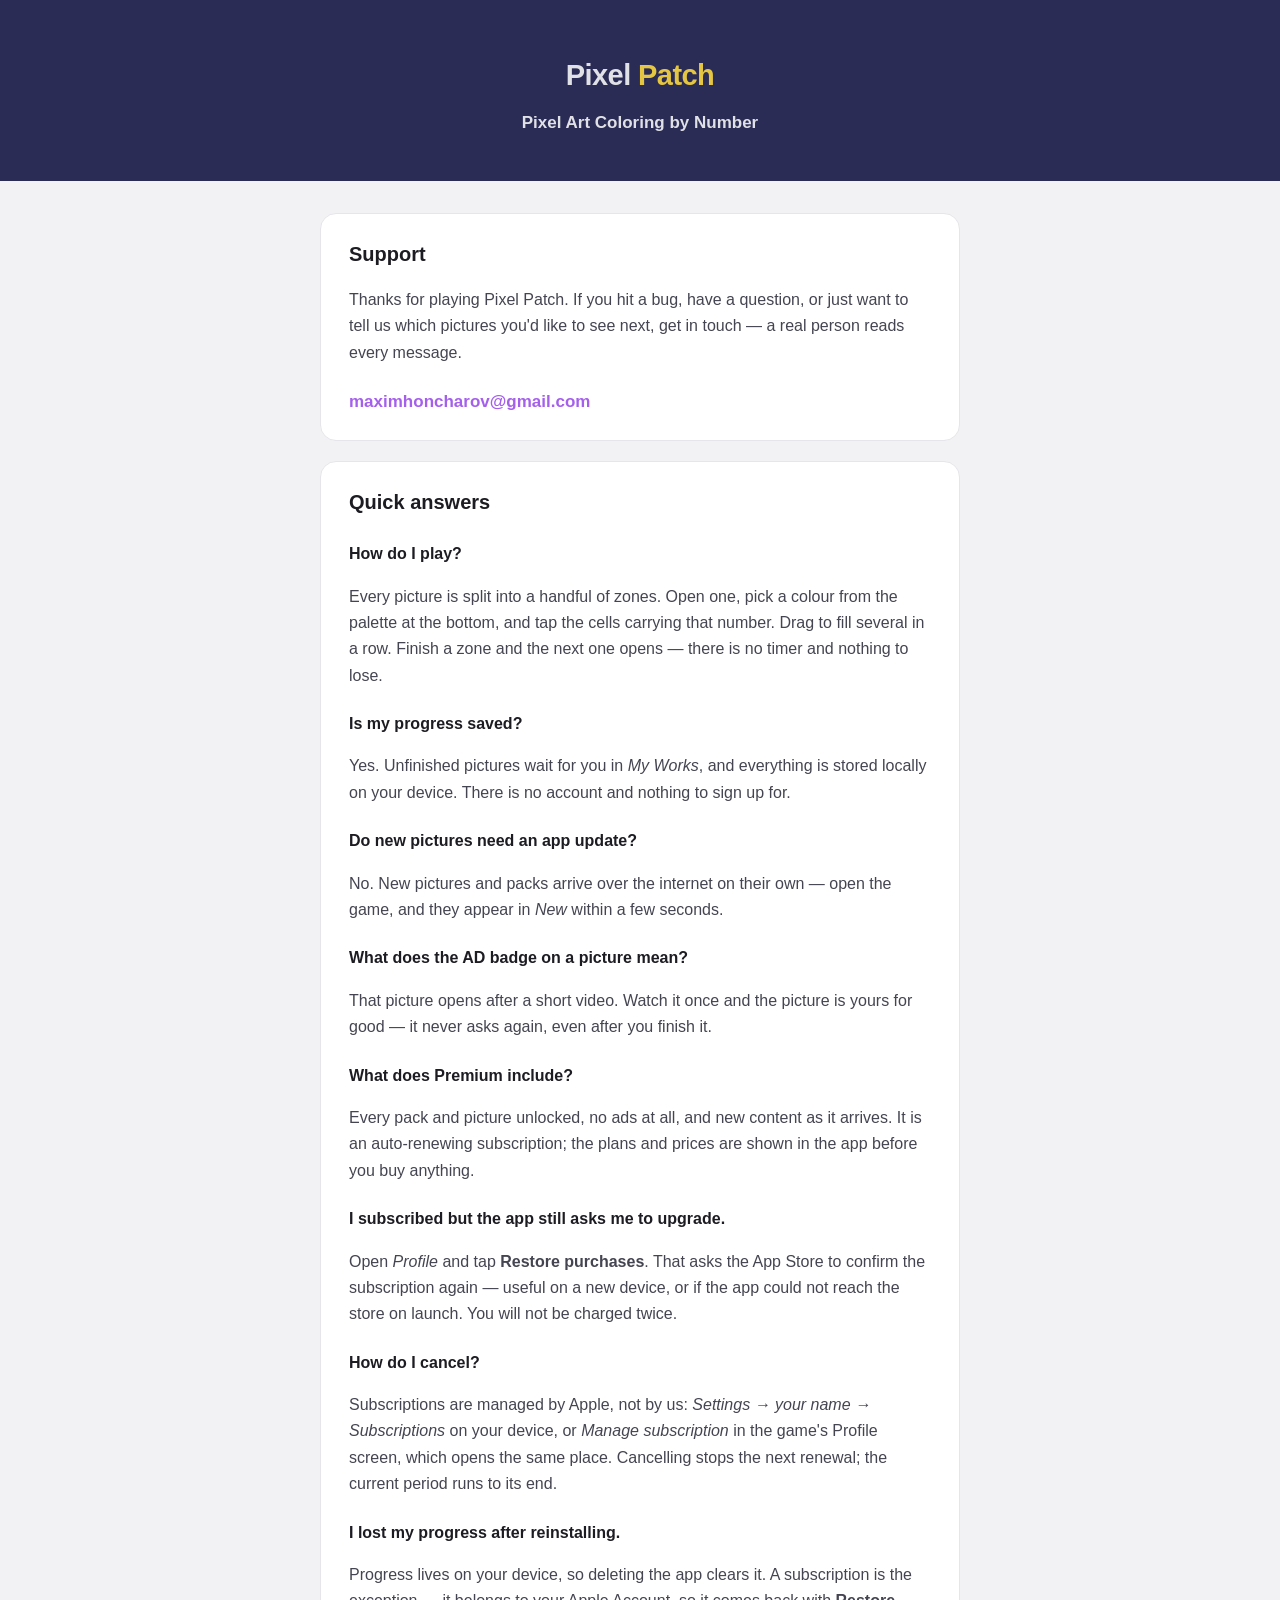
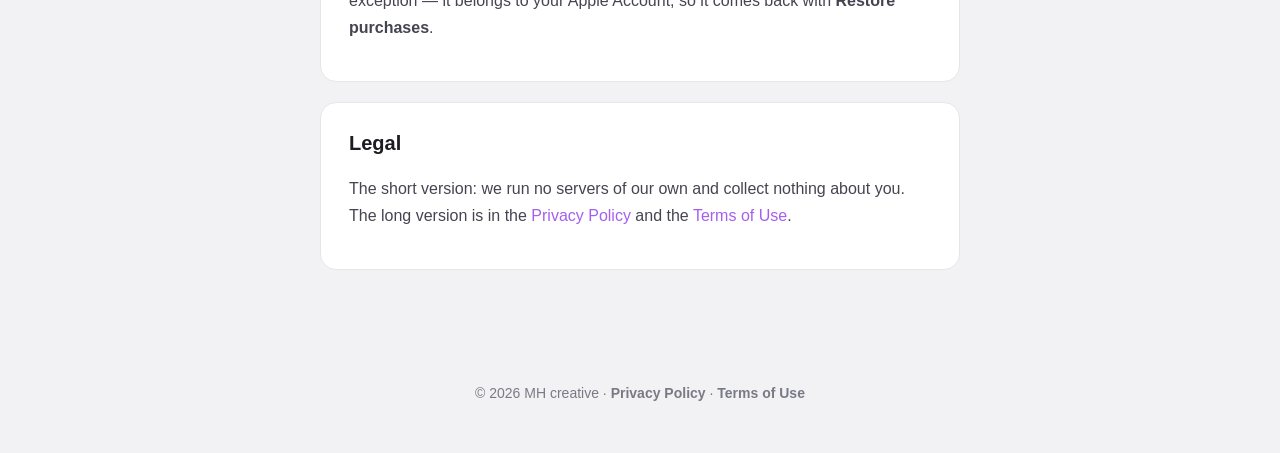
<file: index.html>
<!DOCTYPE html>
<html lang="en">
<head>
<meta charset="UTF-8">
<meta name="viewport" content="width=device-width, initial-scale=1.0">
<meta name="color-scheme" content="only light">
<title>Pixel Patch — Support</title>
<link rel="stylesheet" href="style.css">
</head>
<body>
  <header>
    <p class="logo">Pixel <em>Patch</em></p>
    <p>Pixel Art Coloring by Number</p>
  </header>
  <main>
    <div class="card">
      <h2>Support</h2>
      <p>Thanks for playing Pixel Patch. If you hit a bug, have a question, or
      just want to tell us which pictures you'd like to see next, get in touch —
      a real person reads every message.</p>
      <a class="email" href="mailto:maximhoncharov@gmail.com">maximhoncharov@gmail.com</a>
    </div>

    <div class="card">
      <h2>Quick answers</h2>

      <h3>How do I play?</h3>
      <p>Every picture is split into a handful of zones. Open one, pick a colour
      from the palette at the bottom, and tap the cells carrying that number.
      Drag to fill several in a row. Finish a zone and the next one opens — there
      is no timer and nothing to lose.</p>

      <h3>Is my progress saved?</h3>
      <p>Yes. Unfinished pictures wait for you in <em>My Works</em>, and
      everything is stored locally on your device. There is no account and
      nothing to sign up for.</p>

      <h3>Do new pictures need an app update?</h3>
      <p>No. New pictures and packs arrive over the internet on their own — open
      the game, and they appear in <em>New</em> within a few seconds.</p>

      <h3>What does the AD badge on a picture mean?</h3>
      <p>That picture opens after a short video. Watch it once and the picture is
      yours for good — it never asks again, even after you finish it.</p>

      <h3>What does Premium include?</h3>
      <p>Every pack and picture unlocked, no ads at all, and new content as it
      arrives. It is an auto-renewing subscription; the plans and prices are
      shown in the app before you buy anything.</p>

      <h3>I subscribed but the app still asks me to upgrade.</h3>
      <p>Open <em>Profile</em> and tap <strong>Restore purchases</strong>. That
      asks the App Store to confirm the subscription again — useful on a new
      device, or if the app could not reach the store on launch. You will not be
      charged twice.</p>

      <h3>How do I cancel?</h3>
      <p>Subscriptions are managed by Apple, not by us:
      <em>Settings → your name → Subscriptions</em> on your device, or
      <em>Manage subscription</em> in the game's Profile screen, which opens the
      same place. Cancelling stops the next renewal; the current period runs to
      its end.</p>

      <h3>I lost my progress after reinstalling.</h3>
      <p>Progress lives on your device, so deleting the app clears it. A
      subscription is the exception — it belongs to your Apple Account, so it
      comes back with <strong>Restore purchases</strong>.</p>
    </div>

    <div class="card">
      <h2>Legal</h2>
      <p>The short version: we run no servers of our own and collect nothing
      about you. The long version is in the
      <a href="privacy.html">Privacy Policy</a> and the
      <a href="terms.html">Terms of Use</a>.</p>
    </div>
  </main>
  <footer>
    &copy; 2026 MH creative ·
    <a href="privacy.html">Privacy Policy</a> ·
    <a href="terms.html">Terms of Use</a>
  </footer>
</body>
</html>
</file>
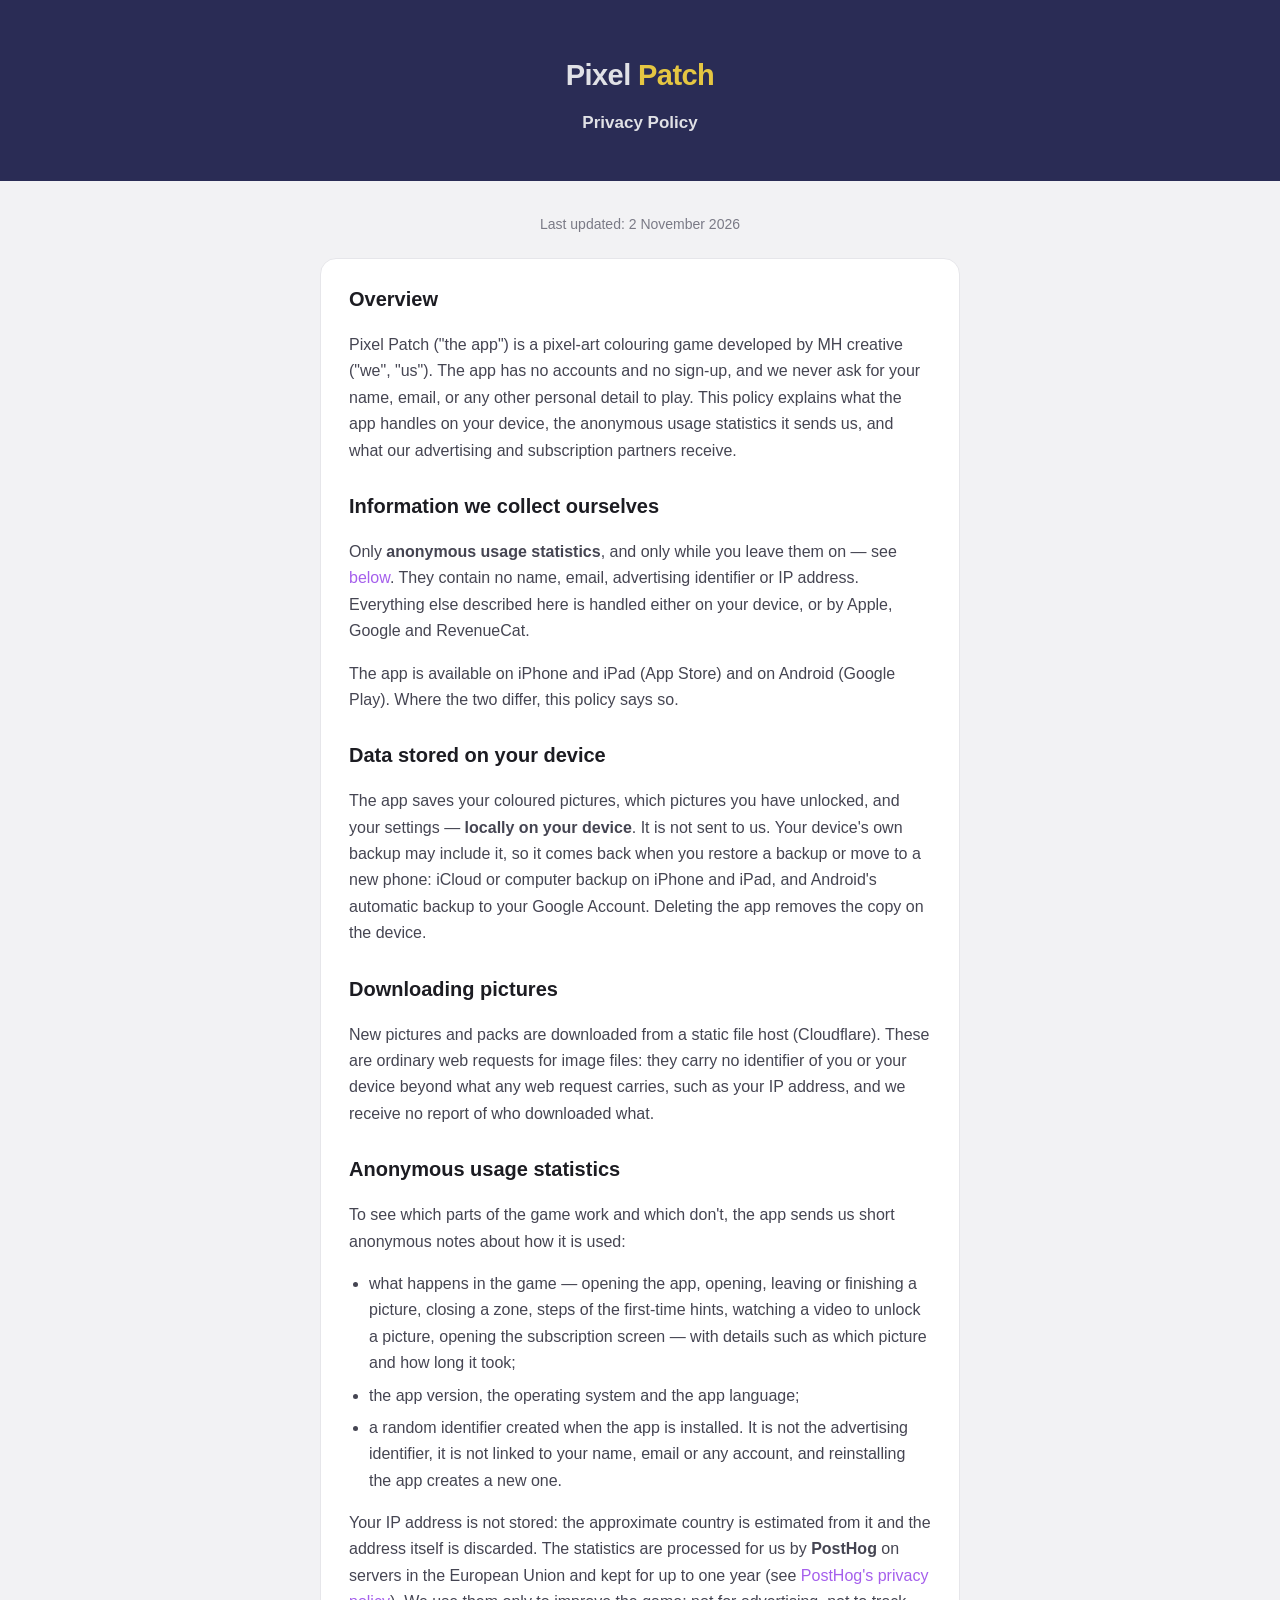
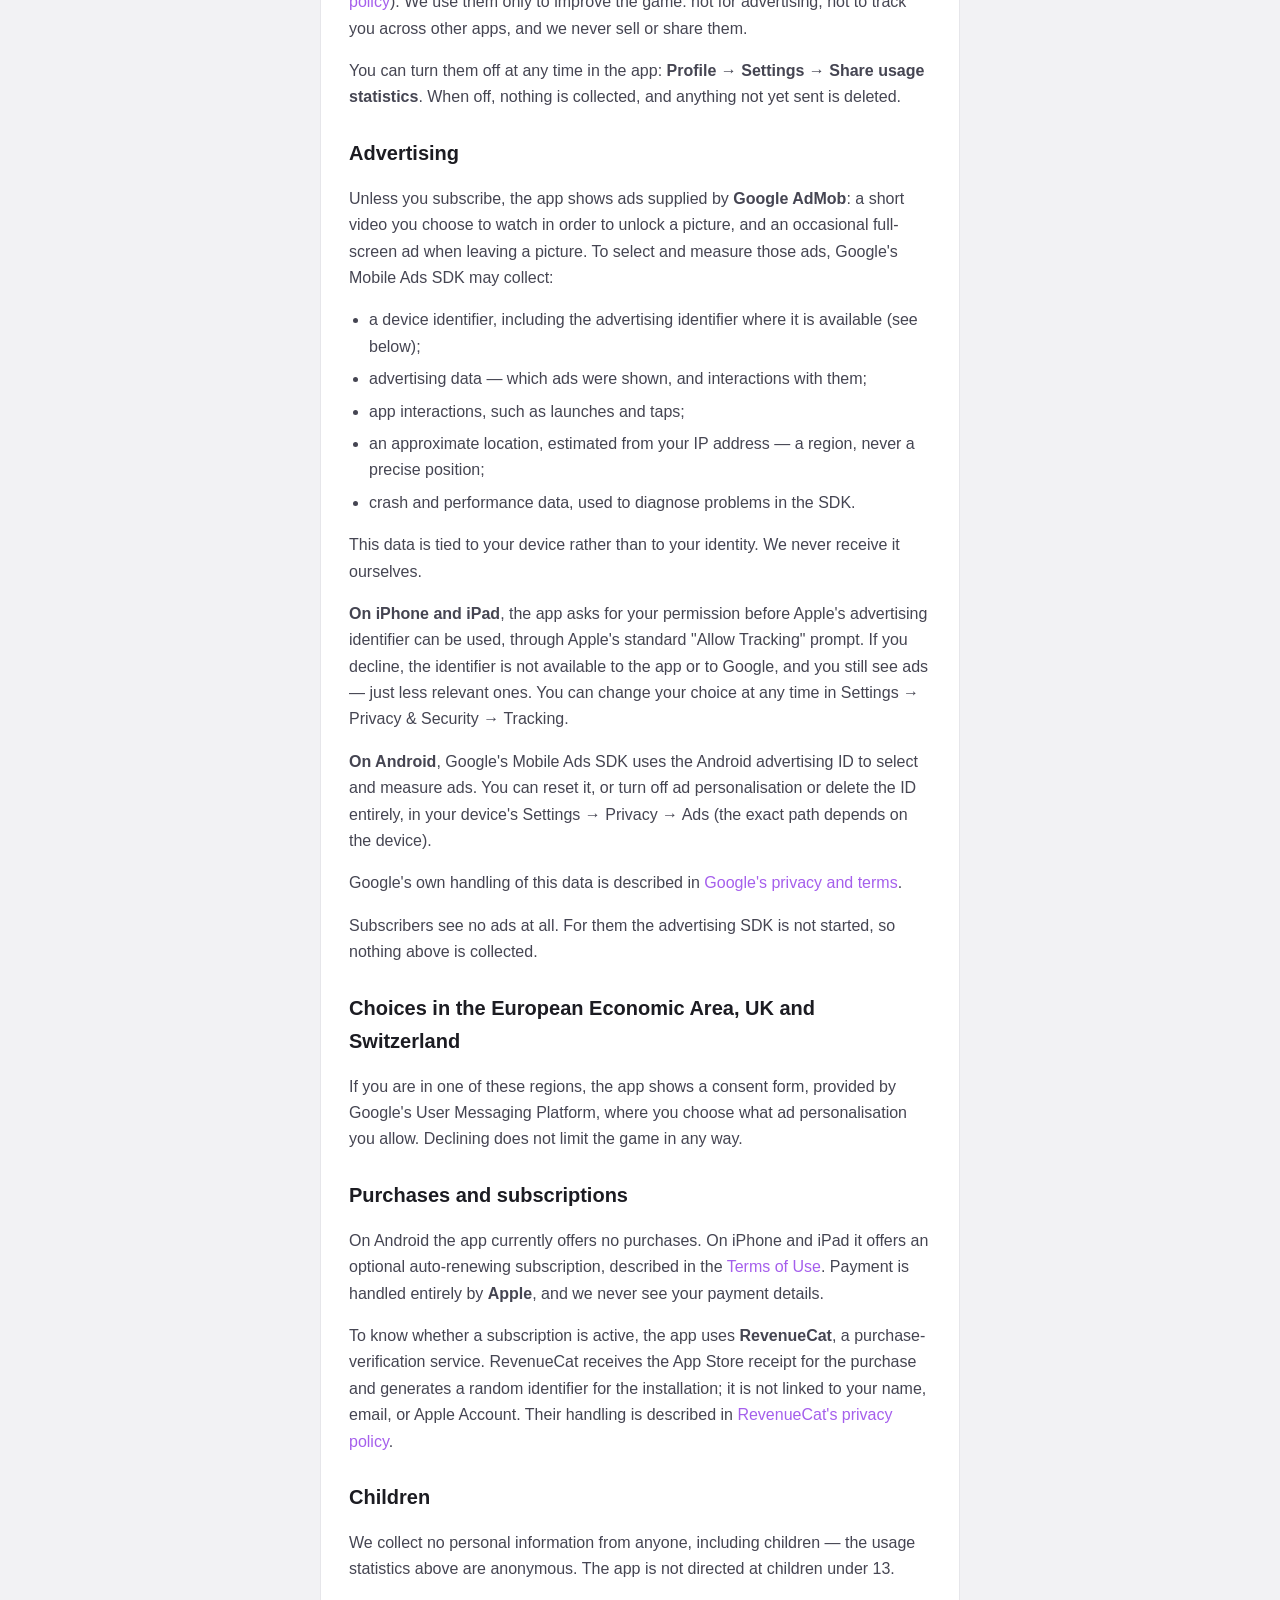
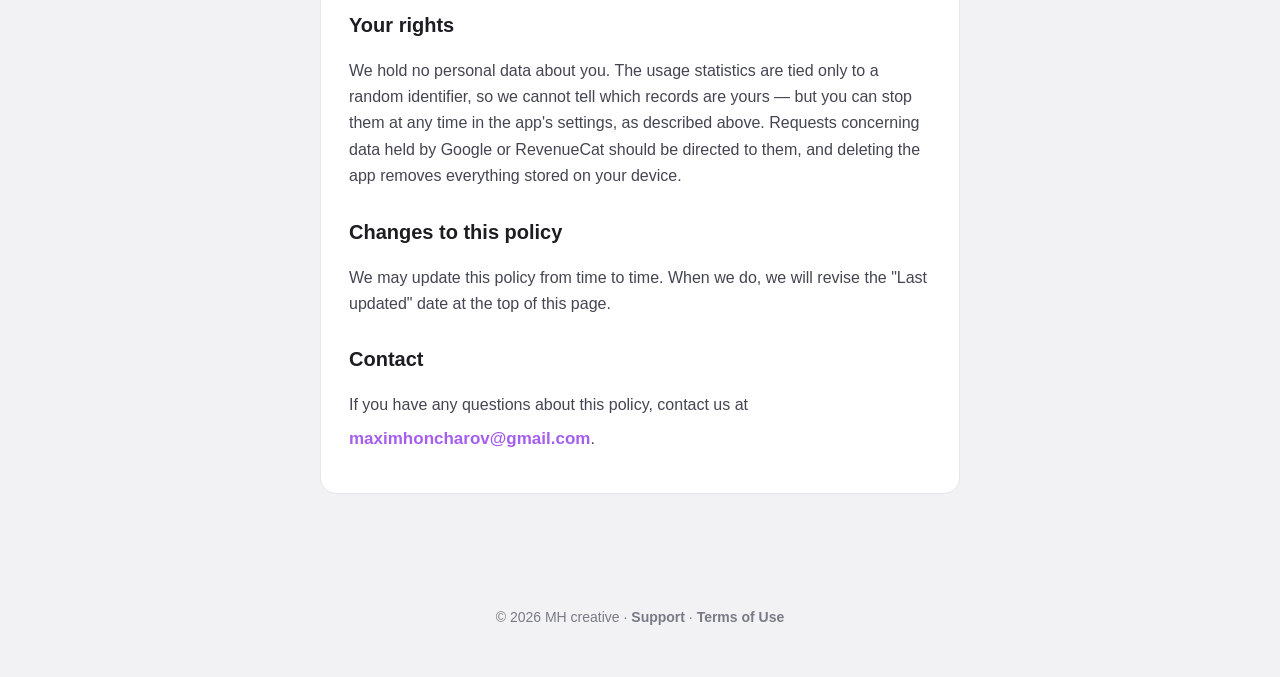
<file: privacy.html>
<!DOCTYPE html>
<html lang="en">
<head>
<meta charset="UTF-8">
<meta name="viewport" content="width=device-width, initial-scale=1.0">
<meta name="color-scheme" content="only light">
<title>Pixel Patch — Privacy Policy</title>
<link rel="stylesheet" href="style.css">
</head>
<body>
  <header>
    <p class="logo">Pixel <em>Patch</em></p>
    <h1>Privacy Policy</h1>
  </header>
  <main>
    <p class="updated">Last updated: 2 November 2026</p>
    <div class="card">
      <h2>Overview</h2>
      <p>Pixel Patch ("the app") is a pixel-art colouring game developed by
      MH creative ("we", "us"). The app has no accounts and no sign-up, and we
      never ask for your name, email, or any other personal detail to play. This
      policy explains what the app handles on your device, the anonymous usage
      statistics it sends us, and what our advertising and subscription partners
      receive.</p>

      <h2>Information we collect ourselves</h2>
      <p>Only <strong>anonymous usage statistics</strong>, and only while you
      leave them on — see <a href="#statistics">below</a>. They contain no name,
      email, advertising identifier or IP address. Everything else described here
      is handled either on your device, or by Apple, Google and RevenueCat.</p>
      <p>The app is available on iPhone and iPad (App Store) and on Android
      (Google Play). Where the two differ, this policy says so.</p>

      <h2>Data stored on your device</h2>
      <p>The app saves your coloured pictures, which pictures you have unlocked,
      and your settings — <strong>locally on your device</strong>. It is not sent
      to us. Your device's own backup may include it, so it comes back when you
      restore a backup or move to a new phone: iCloud or computer backup on
      iPhone and iPad, and Android's automatic backup to your Google Account.
      Deleting the app removes the copy on the device.</p>

      <h2>Downloading pictures</h2>
      <p>New pictures and packs are downloaded from a static file host
      (Cloudflare). These are ordinary web requests for image files: they carry
      no identifier of you or your device beyond what any web request carries,
      such as your IP address, and we receive no report of who downloaded what.</p>

      <h2 id="statistics">Anonymous usage statistics</h2>
      <p>To see which parts of the game work and which don't, the app sends us
      short anonymous notes about how it is used:</p>
      <ul>
        <li>what happens in the game — opening the app, opening, leaving or
        finishing a picture, closing a zone, steps of the first-time hints,
        watching a video to unlock a picture, opening the subscription screen —
        with details such as which picture and how long it took;</li>
        <li>the app version, the operating system and the app language;</li>
        <li>a random identifier created when the app is installed. It is not the
        advertising identifier, it is not linked to your name, email or any
        account, and reinstalling the app creates a new one.</li>
      </ul>
      <p>Your IP address is not stored: the approximate country is estimated
      from it and the address itself is discarded. The statistics are processed
      for us by <strong>PostHog</strong> on servers in the European Union and
      kept for up to one year (see
      <a href="https://posthog.com/privacy">PostHog's privacy policy</a>). We
      use them only to improve the game: not for advertising, not to track you
      across other apps, and we never sell or share them.</p>
      <p>You can turn them off at any time in the app: <strong>Profile →
      Settings → Share usage statistics</strong>. When off, nothing is collected,
      and anything not yet sent is deleted.</p>

      <h2>Advertising</h2>
      <p>Unless you subscribe, the app shows ads supplied by
      <strong>Google AdMob</strong>: a short video you choose to watch in order to
      unlock a picture, and an occasional full-screen ad when leaving a picture.
      To select and measure those ads, Google's Mobile Ads SDK may collect:</p>
      <ul>
        <li>a device identifier, including the advertising identifier where it
        is available (see below);</li>
        <li>advertising data — which ads were shown, and interactions with them;</li>
        <li>app interactions, such as launches and taps;</li>
        <li>an approximate location, estimated from your IP address — a region,
        never a precise position;</li>
        <li>crash and performance data, used to diagnose problems in the SDK.</li>
      </ul>
      <p>This data is tied to your device rather than to your identity. We never
      receive it ourselves.</p>
      <p><strong>On iPhone and iPad</strong>, the app asks for your permission
      before Apple's advertising identifier can be used, through Apple's
      standard "Allow Tracking" prompt. If you decline, the identifier is not
      available to the app or to Google, and you still see ads — just less
      relevant ones. You can change your choice at any time in Settings →
      Privacy &amp; Security → Tracking.</p>
      <p><strong>On Android</strong>, Google's Mobile Ads SDK uses the Android
      advertising ID to select and measure ads. You can reset it, or turn off
      ad personalisation or delete the ID entirely, in your device's Settings →
      Privacy → Ads (the exact path depends on the device).</p>
      <p>Google's own handling of this data is described in
      <a href="https://policies.google.com/technologies/partner-sites">Google's
      privacy and terms</a>.</p>
      <p>Subscribers see no ads at all. For them the advertising SDK is not
      started, so nothing above is collected.</p>

      <h2>Choices in the European Economic Area, UK and Switzerland</h2>
      <p>If you are in one of these regions, the app shows a consent form,
      provided by Google's User Messaging Platform, where you choose what ad
      personalisation you allow. Declining does not limit the game in any way.</p>

      <h2>Purchases and subscriptions</h2>
      <p>On Android the app currently offers no purchases. On iPhone and iPad
      it offers an optional auto-renewing subscription, described in the
      <a href="terms.html">Terms of Use</a>. Payment is handled entirely by
      <strong>Apple</strong>, and we never see your payment details.</p>
      <p>To know whether a subscription is active, the app uses
      <strong>RevenueCat</strong>, a purchase-verification service. RevenueCat
      receives the App Store receipt for the purchase and generates a random
      identifier for the installation; it is not linked to your name, email, or
      Apple Account. Their handling is described in
      <a href="https://www.revenuecat.com/privacy">RevenueCat's privacy
      policy</a>.</p>

      <h2>Children</h2>
      <p>We collect no personal information from anyone, including children —
      the usage statistics above are anonymous. The app is not directed at
      children under 13.</p>

      <h2>Your rights</h2>
      <p>We hold no personal data about you. The usage statistics are tied only
      to a random identifier, so we cannot tell which records are yours — but
      you can stop them at any time in the app's settings, as described above.
      Requests concerning data held by Google or RevenueCat should be directed to
      them, and deleting the app removes everything stored on your device.</p>

      <h2>Changes to this policy</h2>
      <p>We may update this policy from time to time. When we do, we will revise
      the "Last updated" date at the top of this page.</p>

      <h2>Contact</h2>
      <p>If you have any questions about this policy, contact us at
      <a class="email" href="mailto:maximhoncharov@gmail.com">maximhoncharov@gmail.com</a>.</p>
    </div>
  </main>
  <footer>
    &copy; 2026 MH creative ·
    <a href="index.html">Support</a> ·
    <a href="terms.html">Terms of Use</a>
  </footer>
</body>
</html>
</file>
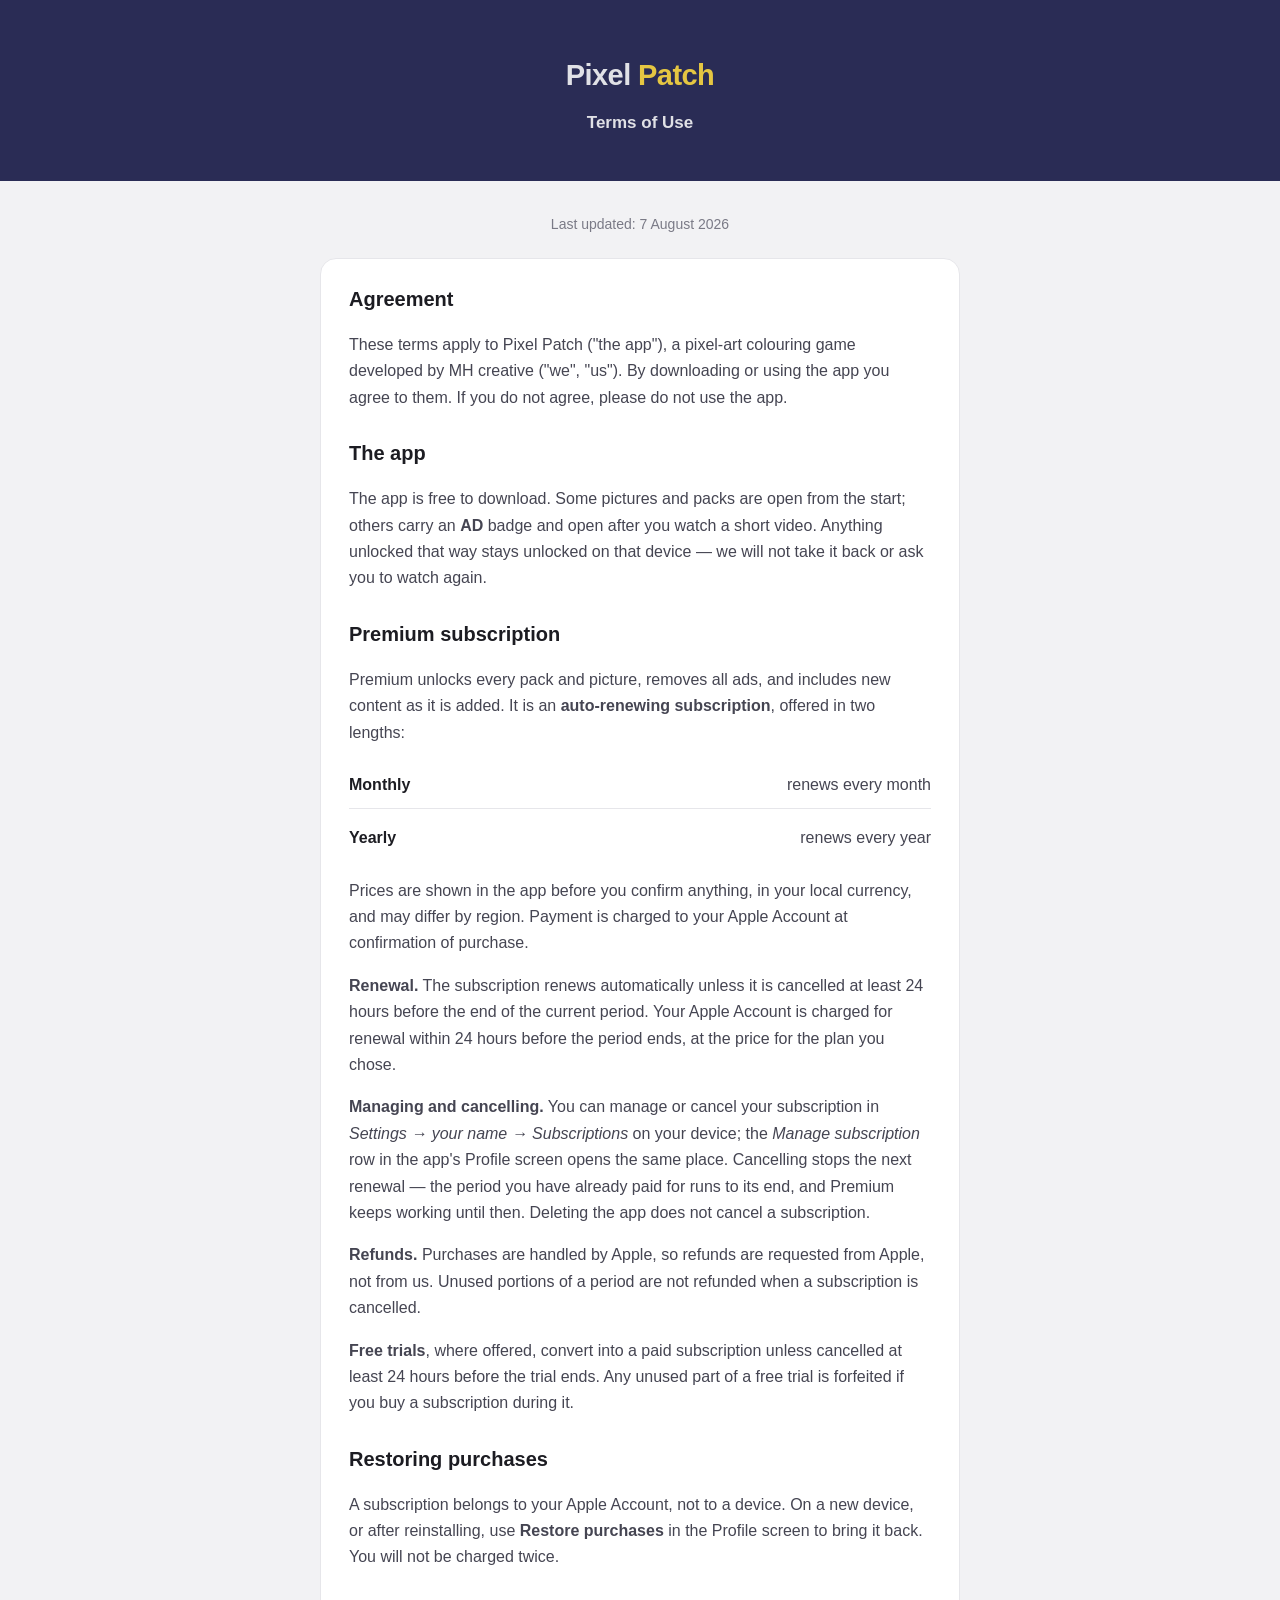
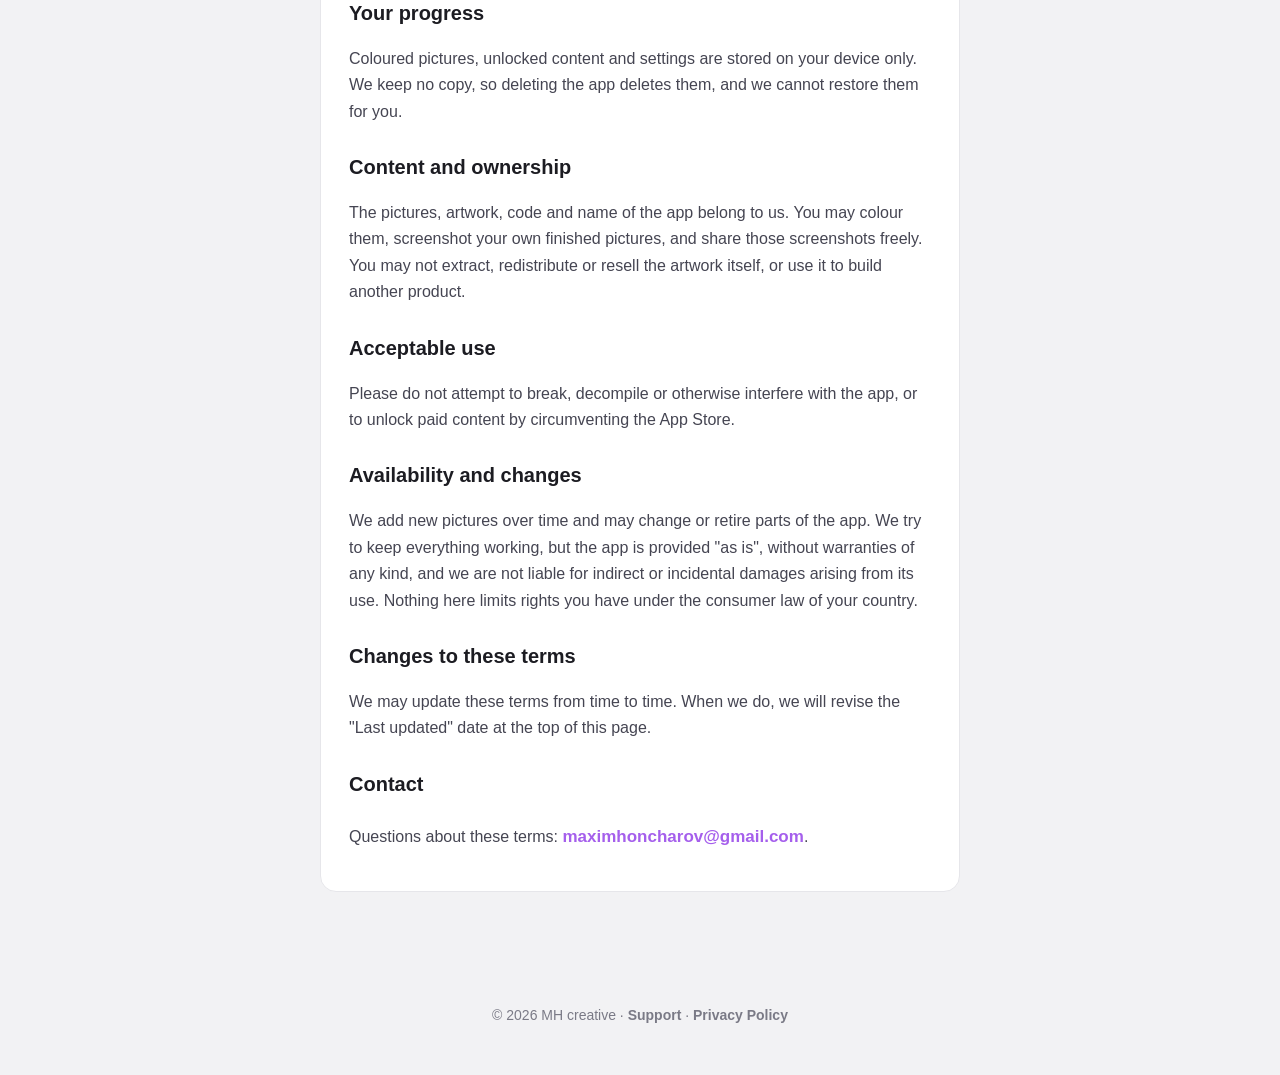
<file: terms.html>
<!DOCTYPE html>
<html lang="en">
<head>
<meta charset="UTF-8">
<meta name="viewport" content="width=device-width, initial-scale=1.0">
<meta name="color-scheme" content="only light">
<title>Pixel Patch — Terms of Use</title>
<link rel="stylesheet" href="style.css">
</head>
<body>
  <header>
    <p class="logo">Pixel <em>Patch</em></p>
    <h1>Terms of Use</h1>
  </header>
  <main>
    <p class="updated">Last updated: 7 August 2026</p>
    <div class="card">
      <h2>Agreement</h2>
      <p>These terms apply to Pixel Patch ("the app"), a pixel-art colouring game
      developed by MH creative ("we", "us"). By downloading or using the app you
      agree to them. If you do not agree, please do not use the app.</p>

      <h2>The app</h2>
      <p>The app is free to download. Some pictures and packs are open from the
      start; others carry an <strong>AD</strong> badge and open after you watch a
      short video. Anything unlocked that way stays unlocked on that device — we
      will not take it back or ask you to watch again.</p>

      <h2>Premium subscription</h2>
      <p>Premium unlocks every pack and picture, removes all ads, and includes
      new content as it is added. It is an <strong>auto-renewing
      subscription</strong>, offered in two lengths:</p>
      <ul class="plans">
        <li><b>Monthly</b><span>renews every month</span></li>
        <li><b>Yearly</b><span>renews every year</span></li>
      </ul>
      <p>Prices are shown in the app before you confirm anything, in your local
      currency, and may differ by region. Payment is charged to your Apple
      Account at confirmation of purchase.</p>
      <p><strong>Renewal.</strong> The subscription renews automatically unless
      it is cancelled at least 24 hours before the end of the current period.
      Your Apple Account is charged for renewal within 24 hours before the period
      ends, at the price for the plan you chose.</p>
      <p><strong>Managing and cancelling.</strong> You can manage or cancel your
      subscription in <em>Settings → your name → Subscriptions</em> on your
      device; the <em>Manage subscription</em> row in the app's Profile screen
      opens the same place. Cancelling stops the next renewal — the period you
      have already paid for runs to its end, and Premium keeps working until
      then. Deleting the app does not cancel a subscription.</p>
      <p><strong>Refunds.</strong> Purchases are handled by Apple, so refunds are
      requested from Apple, not from us. Unused portions of a period are not
      refunded when a subscription is cancelled.</p>
      <p><strong>Free trials</strong>, where offered, convert into a paid
      subscription unless cancelled at least 24 hours before the trial ends. Any
      unused part of a free trial is forfeited if you buy a subscription during
      it.</p>

      <h2>Restoring purchases</h2>
      <p>A subscription belongs to your Apple Account, not to a device. On a new
      device, or after reinstalling, use <strong>Restore purchases</strong> in the
      Profile screen to bring it back. You will not be charged twice.</p>

      <h2>Your progress</h2>
      <p>Coloured pictures, unlocked content and settings are stored on your
      device only. We keep no copy, so deleting the app deletes them, and we
      cannot restore them for you.</p>

      <h2>Content and ownership</h2>
      <p>The pictures, artwork, code and name of the app belong to us. You may
      colour them, screenshot your own finished pictures, and share those
      screenshots freely. You may not extract, redistribute or resell the artwork
      itself, or use it to build another product.</p>

      <h2>Acceptable use</h2>
      <p>Please do not attempt to break, decompile or otherwise interfere with
      the app, or to unlock paid content by circumventing the App Store.</p>

      <h2>Availability and changes</h2>
      <p>We add new pictures over time and may change or retire parts of the app.
      We try to keep everything working, but the app is provided "as is", without
      warranties of any kind, and we are not liable for indirect or incidental
      damages arising from its use. Nothing here limits rights you have under the
      consumer law of your country.</p>

      <h2>Changes to these terms</h2>
      <p>We may update these terms from time to time. When we do, we will revise
      the "Last updated" date at the top of this page.</p>

      <h2>Contact</h2>
      <p>Questions about these terms:
      <a class="email" href="mailto:maximhoncharov@gmail.com">maximhoncharov@gmail.com</a>.</p>
    </div>
  </main>
  <footer>
    &copy; 2026 MH creative ·
    <a href="index.html">Support</a> ·
    <a href="privacy.html">Privacy Policy</a>
  </footer>
</body>
</html>
</file>
<file: style.css>
:root{
  --navy:#2a2c55; --gold:#ffdc40; --accent:#a55fec;
  --ink:#1c1c22; --body:#454552; --muted:#7a7a86;
  --card:#ffffff; --bg:#f2f2f4; --line:#e6e6ea;
}
*{box-sizing:border-box}
body{
  margin:0; font-family:-apple-system,BlinkMacSystemFont,"Segoe UI",Roboto,Helvetica,Arial,sans-serif;
  color:var(--ink); background:var(--bg); line-height:1.65;
}
a{color:var(--accent); text-decoration:none}
a:hover{text-decoration:underline}
header{
  background:var(--navy); text-align:center; padding:52px 24px 44px;
}
header .logo{
  font-size:29px; font-weight:800; letter-spacing:-.02em; margin:0; color:#fafafa;
}
header .logo em{font-style:normal; color:var(--gold)}
header p, header h1{
  margin:9px 0 0; font-size:17px; font-weight:600; color:#fafafa; opacity:.88;
}
main{max-width:680px; margin:0 auto; padding:32px 20px 64px}
.card{
  background:var(--card); border:1px solid var(--line); border-radius:16px;
  padding:24px 28px; margin:0 0 20px;
}
.updated{color:var(--muted); font-size:14px; margin:0 0 22px; text-align:center}
h2{font-size:20px; margin:26px 0 8px; color:var(--ink)}
h2:first-child{margin-top:0}
h3{font-size:16px; margin:22px 0 4px}
p,li{font-size:16px; color:var(--body)}
ul{padding-left:20px; margin:8px 0}
li{margin:6px 0}
.email{display:inline-block; margin-top:6px; font-weight:600; font-size:17px}
.plans{list-style:none; padding:0; margin:10px 0 0}
.plans li{
  display:flex; justify-content:space-between; gap:16px;
  padding:10px 0; border-bottom:1px solid var(--line);
}
.plans li:last-child{border-bottom:0}
.plans b{font-weight:600; color:var(--ink)}
footer{text-align:center; padding:28px 20px 48px; color:var(--muted); font-size:14px}
footer a{color:var(--muted); font-weight:600}
</file>
